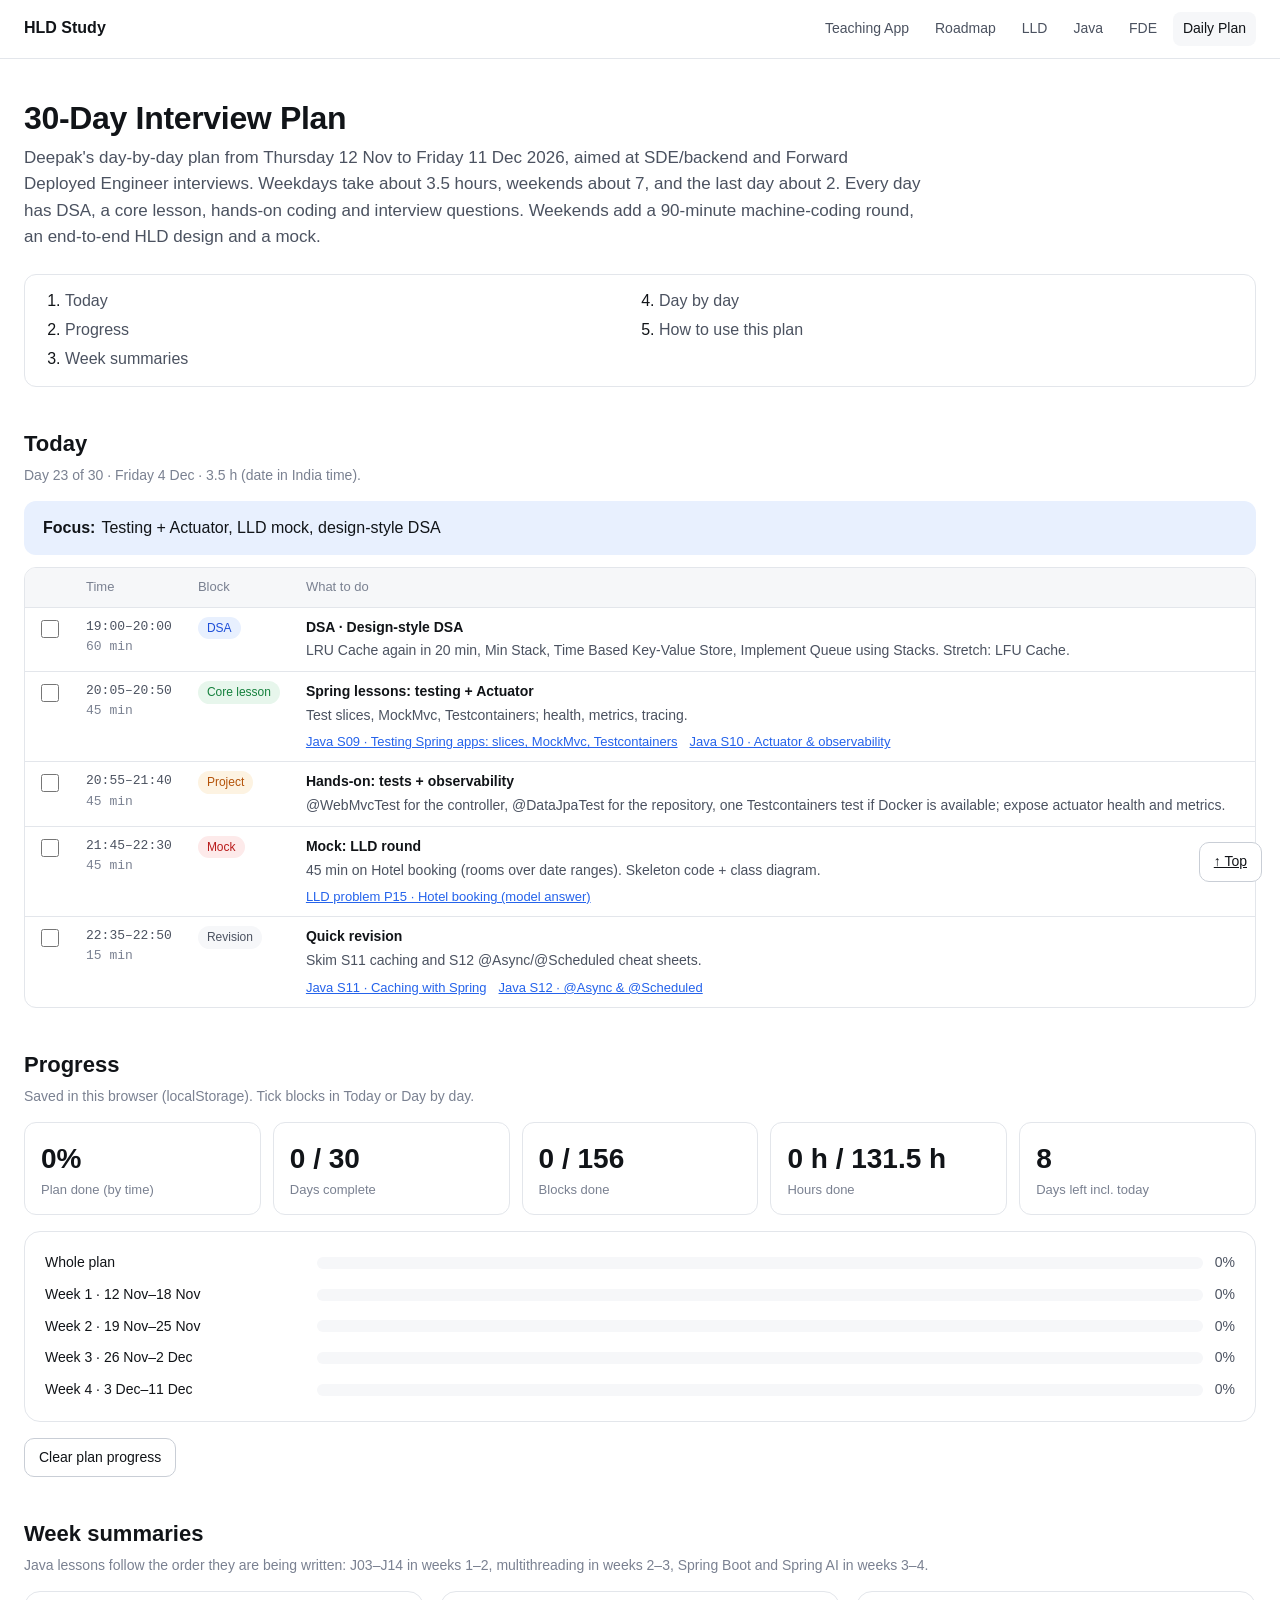
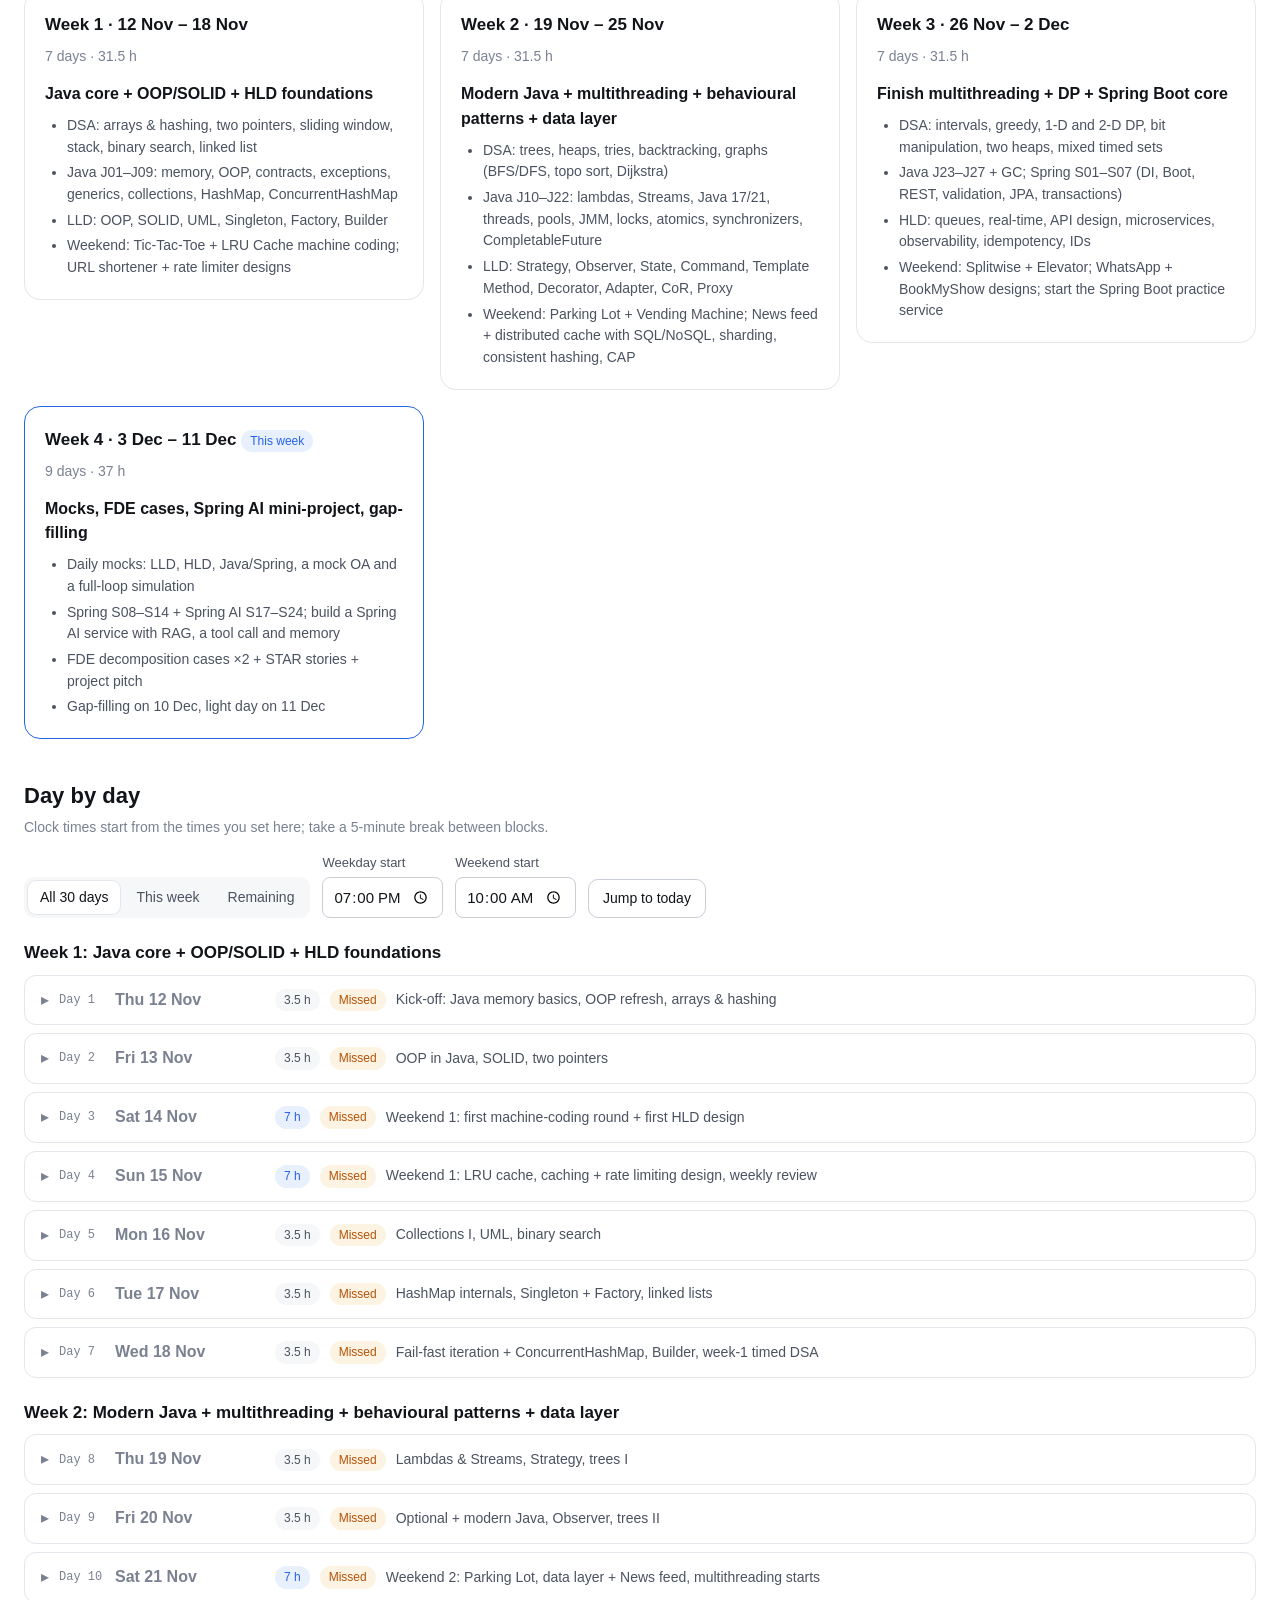
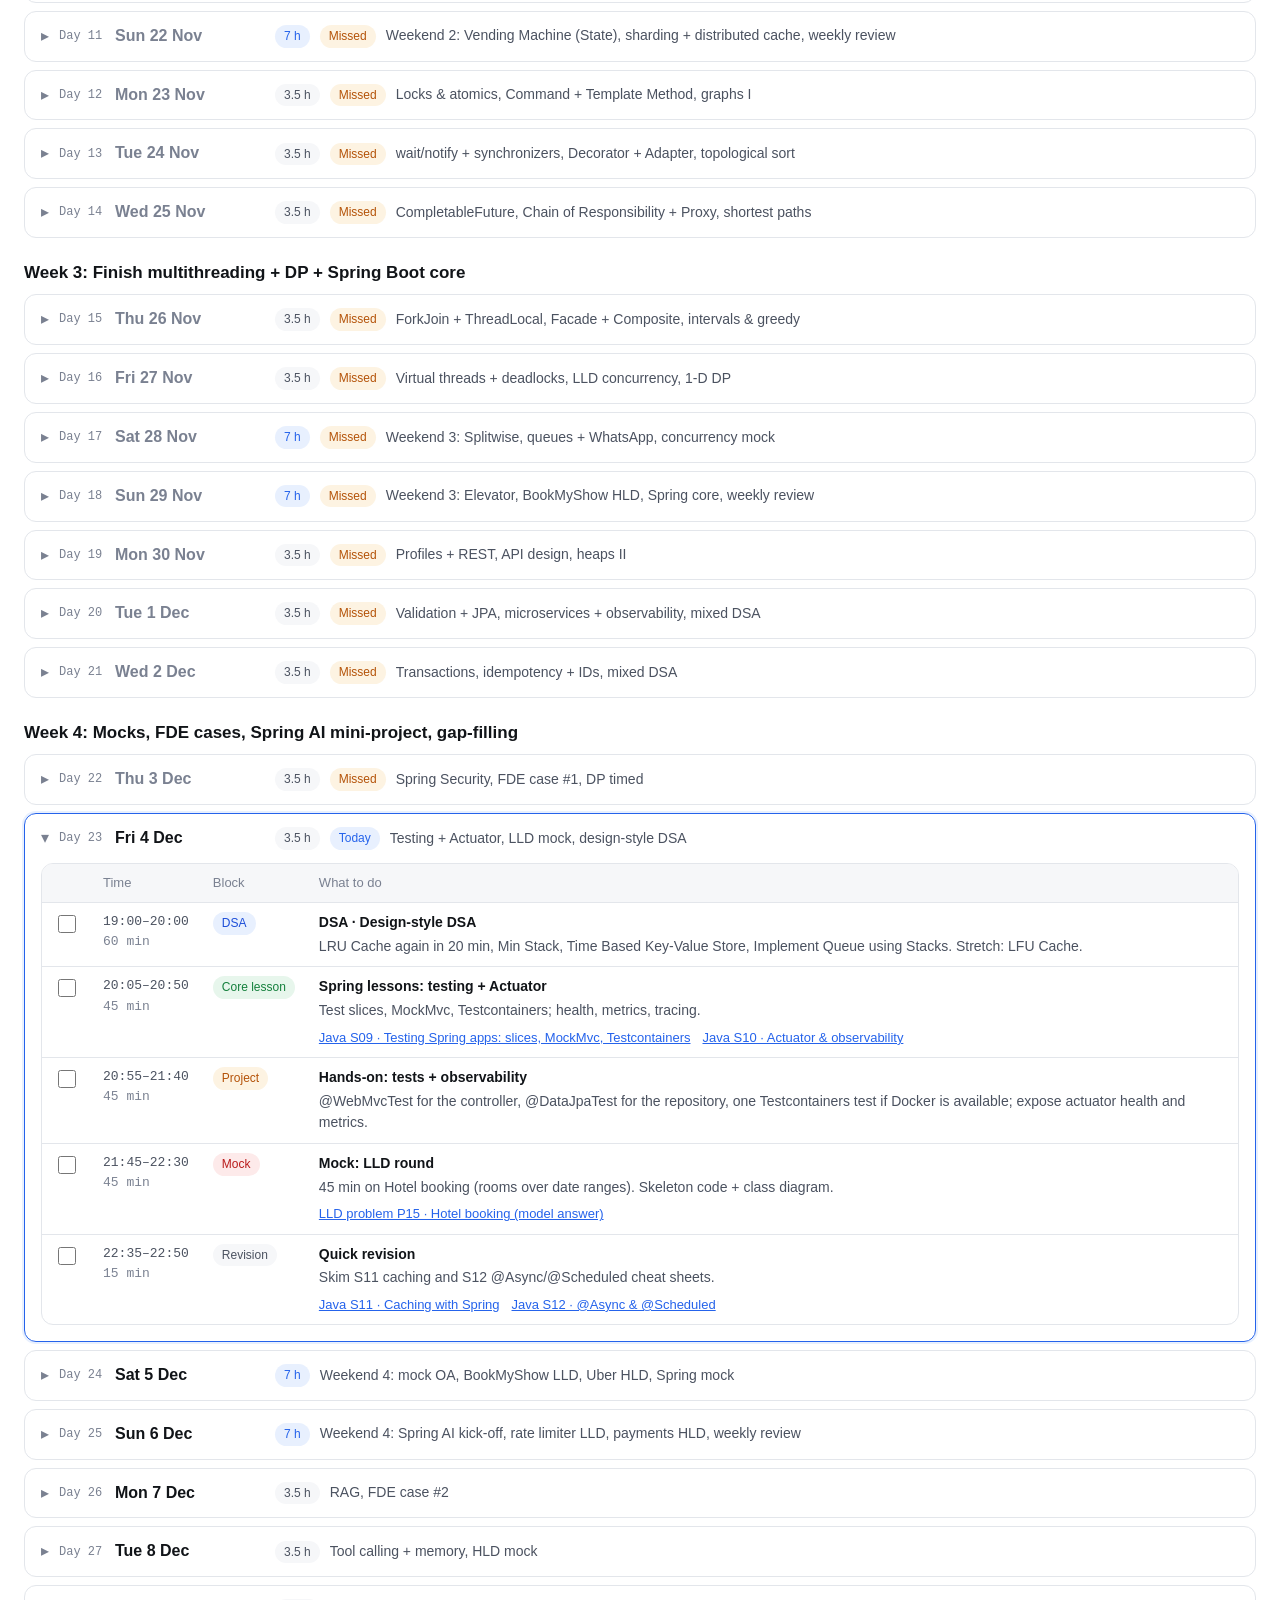
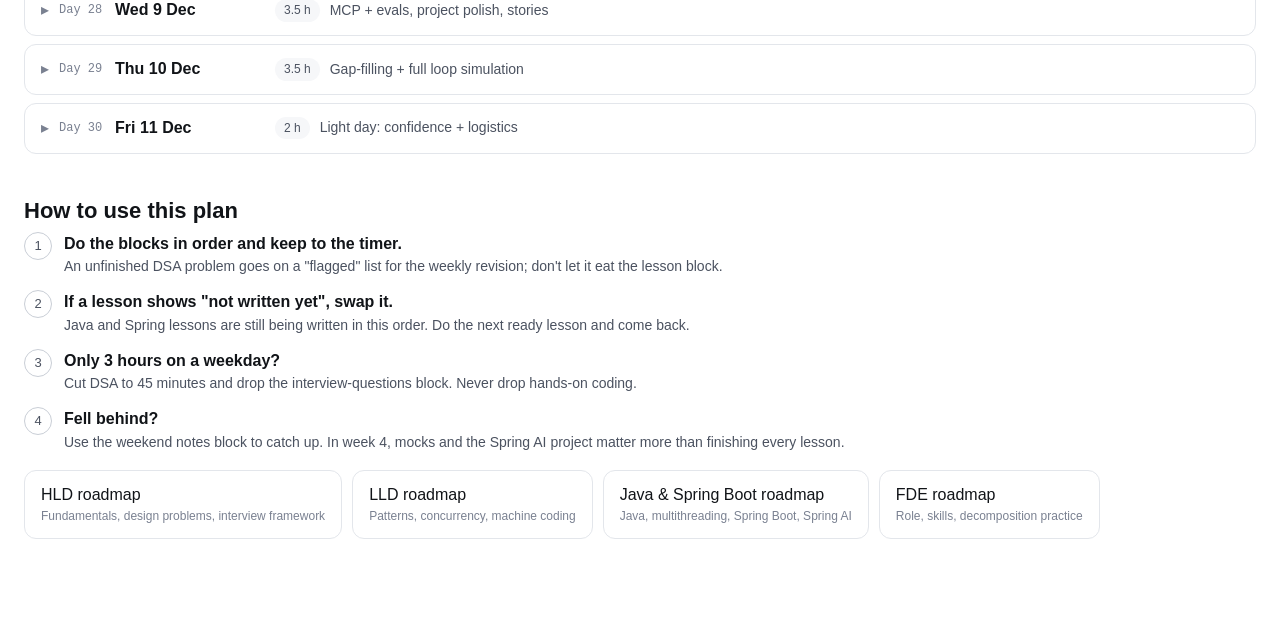
<file: plan.html>
<!doctype html>
<html lang="en">
<head>
  <meta charset="utf-8">
  <meta name="viewport" content="width=device-width, initial-scale=1">
  <title>30-Day Interview Plan · Study site</title>
  <meta name="description" content="Deepak's 30-day daily plan (12 Nov – 11 Dec 2026): DSA, HLD, LLD, Java, multithreading, Spring Boot, Spring AI and FDE prep, with checkboxes and progress.">
  <link rel="icon" href="favicon.svg" type="image/svg+xml">
  <link rel="stylesheet" href="assets/style.css">
  <style>
    .day { border: 1px solid var(--border); border-radius: var(--radius); padding: 0 16px; scroll-margin-top: 72px; }
    .day + .day { margin-top: 8px; }
    .day.today { border-color: var(--accent); box-shadow: 0 0 0 2px var(--accent-subtle); }
    .day.past:not(.today) summary .dt { color: var(--text-3); }
    .day summary { cursor: pointer; padding: 12px 0; display: flex; gap: 10px; align-items: center; flex-wrap: wrap; list-style: none; }
    .day summary::-webkit-details-marker { display: none; }
    .day summary::before { content: "▸"; color: var(--text-3); }
    .day[open] summary::before { content: "▾"; }
    .day summary .dn { font-family: var(--mono); font-size: 12px; color: var(--text-3); min-width: 46px; }
    .day summary .dt { font-weight: 600; min-width: 150px; }
    .day summary .fc { flex: 1; color: var(--text-2); font-size: 14px; min-width: 220px; }
    .day .body { padding: 0 0 16px; }
    .blk td:first-child { width: 34px; }
    .blk input[type=checkbox] { width: 18px; height: 18px; accent-color: var(--c0); cursor: pointer; }
    .blk tr.done td:not(:first-child) { opacity: 0.55; }
    .blk tr.done .bt { text-decoration: line-through; }
    .blk .bt { font-weight: 600; }
    .blk .bd { color: var(--text-2); margin-top: 2px; }
    .blk .bl { margin-top: 6px; display: flex; flex-wrap: wrap; gap: 4px 12px; font-size: 13px; }
    .blk .bl .soon { color: var(--text-3); font-size: 12px; }
    td.when { white-space: nowrap; font-family: var(--mono); font-size: 13px; color: var(--text-2); }
    .wk.cur { border-color: var(--accent); }
    .wk ul { font-size: 14px; color: var(--text-2); }
    input[type=time] { font: inherit; font-size: 15px; padding: 7px 10px; border: 1px solid var(--border-strong); border-radius: 8px; background: var(--bg); color: var(--text); }
    .t-dsa { background: #e8f0fe; color: #1d4ed8; } .t-core, .t-design { background: var(--success-bg); color: var(--success); }
    .t-hands, .t-project { background: var(--warning-bg); color: var(--warning); } .t-mock, .t-fde { background: var(--danger-bg); color: var(--danger); }
    @media (prefers-color-scheme: dark) { .t-dsa { background: #1c2a45; color: #7aa7ff; } }
  </style>
  <script src="assets/lessons/manifest.js" defer></script>
  <script src="lld/assets/lessons/manifest.js" defer></script>
  <script src="java/assets/lessons/manifest.js" defer></script>
  <script src="assets/plan-data.js" defer></script>
  <script src="assets/plan.js" defer></script>
</head>
<body>
  <header class="topnav">
    <span class="brand">HLD Study</span>
    <nav><a href="index.html">Teaching App</a><a href="roadmap.html">Roadmap</a><a href="lld/roadmap.html">LLD</a><a href="java/roadmap.html">Java</a><a href="java/fde.html">FDE</a><a href="plan.html" class="active">Daily Plan</a></nav>
  </header>
  <main class="wrap">
    <h1>30-Day Interview Plan</h1>
    <p class="summary">Deepak's day-by-day plan from Thursday 12 Nov to Friday 11 Dec 2026, aimed at SDE/backend and Forward Deployed Engineer interviews. Weekdays take about 3.5 hours, weekends about 7, and the last day about 2. Every day has DSA, a core lesson, hands-on coding and interview questions. Weekends add a 90-minute machine-coding round, an end-to-end HLD design and a mock.</p>

    <nav class="toc" aria-label="Contents"><ol>
      <li><a href="#today">Today</a></li>
      <li><a href="#progress">Progress</a></li>
      <li><a href="#weeks">Week summaries</a></li>
      <li><a href="#days">Day by day</a></li>
      <li><a href="#how">How to use this plan</a></li>
    </ol></nav>

    <section class="sec" id="today">
      <h2>Today</h2>
      <p class="caption" id="today-caption"></p>
      <div id="today-card"></div>
    </section>

    <section class="sec" id="progress">
      <h2>Progress</h2>
      <p class="caption">Saved in this browser (localStorage). Tick blocks in Today or Day by day.</p>
      <div class="metrics" id="metrics"></div>
      <div class="card"><div class="bars" id="bars"></div></div>
      <div class="btnrow"><button class="btn" id="reset" type="button">Clear plan progress</button></div>
    </section>

    <section class="sec" id="weeks">
      <h2>Week summaries</h2>
      <p class="caption">Java lessons follow the order they are being written: J03–J14 in weeks 1–2, multithreading in weeks 2–3, Spring Boot and Spring AI in weeks 3–4.</p>
      <div class="grid2" id="week-cards"></div>
    </section>

    <section class="sec" id="days">
      <h2>Day by day</h2>
      <p class="caption">Clock times start from the times you set here; take a 5-minute break between blocks.</p>
      <div class="controls">
        <div class="seg" id="view"></div>
        <label class="field">Weekday start<input type="time" id="start-wd"></label>
        <label class="field">Weekend start<input type="time" id="start-we"></label>
        <button class="btn" id="jump" type="button">Jump to today</button>
      </div>
      <div id="day-list"></div>
    </section>

    <section class="sec" id="how">
      <h2>How to use this plan</h2>
      <ol class="steps">
        <li><span class="t">Do the blocks in order and keep to the timer.</span><div class="dt">An unfinished DSA problem goes on a "flagged" list for the weekly revision; don't let it eat the lesson block.</div></li>
        <li><span class="t">If a lesson shows "not written yet", swap it.</span><div class="dt">Java and Spring lessons are still being written in this order. Do the next ready lesson and come back.</div></li>
        <li><span class="t">Only 3 hours on a weekday?</span><div class="dt">Cut DSA to 45 minutes and drop the interview-questions block. Never drop hands-on coding.</div></li>
        <li><span class="t">Fell behind?</span><div class="dt">Use the weekend notes block to catch up. In week 4, mocks and the Spring AI project matter more than finishing every lesson.</div></li>
      </ol>
      <div class="links" style="margin-top:16px"><a href="roadmap.html">HLD roadmap<span class="s">Fundamentals, design problems, interview framework</span></a><a href="lld/roadmap.html">LLD roadmap<span class="s">Patterns, concurrency, machine coding</span></a><a href="java/roadmap.html">Java &amp; Spring Boot roadmap<span class="s">Java, multithreading, Spring Boot, Spring AI</span></a><a href="java/fde.html">FDE roadmap<span class="s">Role, skills, decomposition practice</span></a></div>
    </section>
  </main>
  <a class="btn backtop" href="#">↑ Top</a>
</body>
</html>
</file>
<file: assets/style.css>
:root {
  --bg: #ffffff; --bg-subtle: #f6f7f9; --text: #111418; --text-2: #4b5260; --text-3: #7a8191;
  --border: #e3e6eb; --border-strong: #c9ced6; --accent: #2563eb; --accent-subtle: #e8f0fe;
  --c0: #3b82f6; --c1: #eab308; --c2: #06b6d4; --other: #a3a8b3;
  --success: #15803d; --success-bg: #e7f6ec; --warning: #b45309; --warning-bg: #fdf3e2; --danger: #b91c1c; --danger-bg: #fdeaea;
  --radius: 12px; --font: -apple-system, BlinkMacSystemFont, "Segoe UI", Roboto, "Helvetica Neue", Arial, sans-serif;
  --mono: ui-monospace, SFMono-Regular, Menlo, Consolas, monospace;
}
@media (prefers-color-scheme: dark) {
  :root {
    --bg: #0f1115; --bg-subtle: #171a21; --text: #eceef2; --text-2: #b4bac6; --text-3: #8a91a0;
    --border: #2a2f3a; --border-strong: #3c4350; --accent: #7aa7ff; --accent-subtle: #1c2a45;
    --success: #4ade80; --success-bg: #12301f; --warning: #fbbf24; --warning-bg: #3a2c0c; --danger: #f87171; --danger-bg: #3a1515;
  }
}
* { box-sizing: border-box; }
html { scroll-behavior: smooth; }
body { margin: 0; background: var(--bg); color: var(--text); font-family: var(--font); font-size: 16px; line-height: 1.55; }
.wrap { max-width: 1280px; margin: 0 auto; padding: 24px 24px 80px; }
.topnav { display: flex; flex-wrap: wrap; gap: 8px 16px; align-items: center; justify-content: space-between; border-bottom: 1px solid var(--border); padding: 12px 24px; position: sticky; top: 0; background: var(--bg); z-index: 10; }
.topnav .brand { font-weight: 600; }
.topnav nav { display: flex; flex-wrap: wrap; gap: 6px; }
.topnav a { color: var(--text-2); text-decoration: none; padding: 6px 10px; border-radius: 8px; font-size: 14px; }
.topnav a.active, .topnav a:hover { background: var(--bg-subtle); color: var(--text); }
h1 { font-size: 32px; line-height: 1.2; margin: 16px 0 8px; letter-spacing: -0.01em; }
.summary { color: var(--text-2); font-size: 17px; max-width: 900px; margin: 0 0 24px; }
section.sec { margin: 40px 0 0; scroll-margin-top: 72px; }
section.sec > h2 { font-size: 22px; margin: 0 0 4px; }
.caption { color: var(--text-3); font-size: 14px; margin: 0 0 14px; }
section.sec > *:not(h2):not(.caption) + * { margin-top: 16px; }
h3 { font-size: 17px; margin: 0 0 8px; }
p { margin: 0; }
ul, ol { margin: 0; padding-left: 22px; }
li + li { margin-top: 4px; }
code { font-family: var(--mono); font-size: 0.92em; background: var(--bg-subtle); padding: 1px 5px; border-radius: 4px; }
a { color: var(--accent); }
.toc { border: 1px solid var(--border); border-radius: var(--radius); padding: 14px 18px; }
.toc ol { columns: 2 240px; }
.toc a { text-decoration: none; color: var(--text-2); }
.toc a:hover { color: var(--text); }
.card { border: 1px solid var(--border); border-radius: 16px; padding: 20px; background: var(--bg); }
.grid2 { display: grid; grid-template-columns: repeat(auto-fit, minmax(300px, 1fr)); gap: 16px; align-items: start; }
.grid3 { display: grid; grid-template-columns: repeat(auto-fit, minmax(200px, 1fr)); gap: 16px; }
.diagram { border: 1px solid var(--border); border-radius: 16px; padding: 16px; overflow-x: auto; text-align: center; min-height: 80px; }
.diagram svg { max-width: 100%; height: auto; }
.diagram .d { font-size: 12px; opacity: 0.8; font-weight: 400; }
pre.fallback { text-align: left; font-size: 12px; white-space: pre-wrap; color: var(--text-3); }
.controls { display: flex; flex-wrap: wrap; gap: 12px; align-items: flex-end; }
.field { display: flex; flex-direction: column; gap: 4px; font-size: 13px; color: var(--text-2); }
input[type=text], input[type=search], select { font: inherit; font-size: 15px; padding: 8px 10px; border: 1px solid var(--border-strong); border-radius: 8px; background: var(--bg); color: var(--text); min-width: 200px; }
.seg { display: inline-flex; flex-wrap: wrap; gap: 4px; padding: 4px; border-radius: 10px; background: var(--bg-subtle); }
.seg button { border: 0; background: transparent; color: var(--text-2); font: inherit; font-size: 14px; padding: 6px 12px; border-radius: 8px; cursor: pointer; }
.seg button.on { background: var(--bg); color: var(--text); box-shadow: 0 0 0 1px var(--border); }
.seg .count { color: var(--text-3); margin-left: 4px; }
.btn { font: inherit; font-size: 14px; padding: 8px 14px; border-radius: 10px; border: 1px solid var(--border-strong); background: var(--bg); color: var(--text); cursor: pointer; text-align: left; }
.btn:hover:not(:disabled) { background: var(--bg-subtle); }
.btn.primary { background: var(--accent); border-color: var(--accent); color: #fff; }
@media (prefers-color-scheme: dark) { .btn.primary { color: #0f1115; } }
.btn:disabled { opacity: 0.45; cursor: default; }
.btnrow { display: flex; flex-wrap: wrap; gap: 8px; }
.toggle { display: inline-flex; align-items: center; gap: 8px; font-size: 14px; color: var(--text-2); cursor: pointer; padding-bottom: 8px; }
table { width: 100%; border-collapse: collapse; font-size: 14px; }
.tablewrap { overflow-x: auto; border: 1px solid var(--border); border-radius: var(--radius); }
th, td { text-align: left; padding: 9px 12px; border-bottom: 1px solid var(--border); vertical-align: top; }
th { color: var(--text-3); font-weight: 500; font-size: 13px; background: var(--bg-subtle); }
tr:last-child td { border-bottom: 0; }
td.mono { font-family: var(--mono); color: var(--text-3); white-space: nowrap; }
.pill { display: inline-block; font-size: 12px; font-weight: 500; padding: 2px 9px; border-radius: 999px; background: var(--bg-subtle); color: var(--text-2); white-space: nowrap; }
.pill.success { background: var(--success-bg); color: var(--success); }
.pill.warning { background: var(--warning-bg); color: var(--warning); }
.pill.danger { background: var(--danger-bg); color: var(--danger); }
.pill.accent { background: var(--accent-subtle); color: var(--accent); }
.metrics { display: grid; grid-template-columns: repeat(auto-fit, minmax(160px, 1fr)); gap: 12px; }
.metric { border: 1px solid var(--border); border-radius: var(--radius); padding: 14px 16px; }
.metric .v { font-size: 28px; font-weight: 600; }
.metric .l { color: var(--text-3); font-size: 13px; }
.bars { display: flex; flex-direction: column; gap: 10px; }
.bar { display: grid; grid-template-columns: minmax(120px, 260px) 1fr auto; gap: 12px; align-items: center; font-size: 14px; }
.bar .track { height: 12px; border-radius: 6px; background: var(--bg-subtle); overflow: hidden; display: flex; }
.bar .fill { height: 100%; background: var(--c0); }
.bar .fill.rest { background: var(--other); opacity: 0.45; }
.bar .fill.muted { background: var(--c0); opacity: 0.55; }
.bar .val { color: var(--text-2); white-space: nowrap; }
.legend { display: flex; flex-wrap: wrap; gap: 14px; font-size: 13px; color: var(--text-2); }
.legend i { display: inline-block; width: 10px; height: 10px; border-radius: 50%; margin-right: 6px; vertical-align: middle; }
details.topic { border: 1px solid var(--border); border-radius: var(--radius); padding: 0 16px; }
details.topic + details.topic { margin-top: 8px; }
details.topic summary { cursor: pointer; padding: 12px 0; font-weight: 600; display: flex; gap: 10px; align-items: center; flex-wrap: wrap; list-style: none; }
details.topic summary::-webkit-details-marker { display: none; }
details.topic summary::before { content: "▸"; color: var(--text-3); }
details.topic[open] summary::before { content: "▾"; }
details.topic .body { padding: 0 0 16px; display: flex; flex-direction: column; gap: 12px; }
.props { display: grid; grid-template-columns: max-content 1fr; gap: 6px 16px; font-size: 14px; }
.props .k { color: var(--text-3); }
.callout { border-radius: var(--radius); padding: 14px 18px; background: var(--bg-subtle); border: 1px solid var(--border); }
.callout.info { background: var(--accent-subtle); border-color: transparent; }
.callout.success { background: var(--success-bg); border-color: transparent; }
.callout .lead { font-weight: 600; margin-right: 6px; }
.steps { list-style: none; padding: 0; counter-reset: s; }
.steps li { counter-increment: s; position: relative; padding-left: 40px; min-height: 28px; }
.steps li + li { margin-top: 12px; }
.steps li::before { content: counter(s); position: absolute; left: 0; top: 0; width: 26px; height: 26px; border-radius: 50%; border: 1px solid var(--border-strong); display: grid; place-items: center; font-size: 13px; color: var(--text-2); }
.steps .t { font-weight: 600; }
.steps .dt { color: var(--text-2); font-size: 14px; }
.proscons { display: grid; grid-template-columns: repeat(auto-fit, minmax(240px, 1fr)); gap: 12px; }
.proscons ul { list-style: none; padding: 0; }
.proscons li::before { display: inline-block; width: 18px; font-weight: 700; }
.proscons .pro li::before { content: "+"; color: var(--success); }
.proscons .con li::before { content: "−"; color: var(--danger); }
ul.cons { list-style: none; padding: 0; }
ul.cons li::before { content: "−"; color: var(--danger); font-weight: 700; display: inline-block; width: 18px; }
.rows { border: 1px solid var(--border); border-radius: var(--radius); }
.row { display: flex; gap: 12px; justify-content: space-between; align-items: flex-start; padding: 12px 16px; border-bottom: 1px solid var(--border); flex-wrap: wrap; }
.row:last-child { border-bottom: 0; }
.row .t { font-weight: 600; }
.row .dt { color: var(--text-2); font-size: 14px; }
.links { display: flex; flex-wrap: wrap; gap: 10px; }
.links a { display: block; border: 1px solid var(--border); border-radius: var(--radius); padding: 12px 16px; text-decoration: none; color: var(--text); font-weight: 500; }
.links a:hover { background: var(--bg-subtle); }
.links a .s { display: block; color: var(--text-3); font-size: 12px; font-weight: 400; }
/* Teaching app */
.player { display: grid; grid-template-columns: 300px 1fr; gap: 24px; align-items: start; }
@media (max-width: 900px) { .player { grid-template-columns: 1fr; } }
.sidebar { border: 1px solid var(--border); border-radius: 16px; padding: 12px; position: sticky; top: 64px; max-height: calc(100vh - 80px); overflow: auto; }
@media (max-width: 900px) { .sidebar { position: static; max-height: 340px; } }
.sidebar .g { font-size: 12px; color: var(--text-3); margin: 12px 8px 4px; text-transform: uppercase; letter-spacing: 0.04em; }
.lesson { display: flex; gap: 8px; align-items: baseline; padding: 6px 8px; border-radius: 8px; cursor: pointer; font-size: 14px; width: 100%; border: 0; background: transparent; color: var(--text-2); text-align: left; font-family: inherit; }
.lesson:hover { background: var(--bg-subtle); }
.lesson.on { background: var(--accent-subtle); color: var(--text); }
.lesson.ready { color: var(--text); }
.lesson .c { font-family: var(--mono); font-size: 12px; color: var(--text-3); }
.lesson .n { flex: 1; }
.lesson .st { font-size: 11px; color: var(--text-3); }
.lesson.ready .st { color: var(--accent); }
.lesson .st.done { color: var(--success); }
.dots { display: flex; flex-wrap: wrap; gap: 6px; align-items: center; }
.dots button { width: 10px; height: 10px; border-radius: 999px; border: 0; padding: 0; cursor: pointer; background: var(--border-strong); transition: width .15s; }
.dots button.past { background: var(--c0); }
.dots button.cur { width: 24px; background: var(--c0); }
input[type=range] { width: 100%; accent-color: var(--c0); }
.rangeends { display: flex; justify-content: space-between; font-size: 12px; color: var(--text-3); }
.qopts { display: flex; flex-direction: column; align-items: flex-start; gap: 8px; }
.qopts .btn.correct { border-color: var(--success); background: var(--success-bg); color: var(--success); }
.qopts .btn.wrong { border-color: var(--danger); background: var(--danger-bg); color: var(--danger); }
.quizq { border: 1px solid var(--border); border-radius: var(--radius); padding: 16px; display: flex; flex-direction: column; gap: 12px; }
.quizq + .quizq { margin-top: 12px; }
.backtop { position: fixed; right: 18px; bottom: 18px; }
.ring text { font-size: 13px; }
</file>
